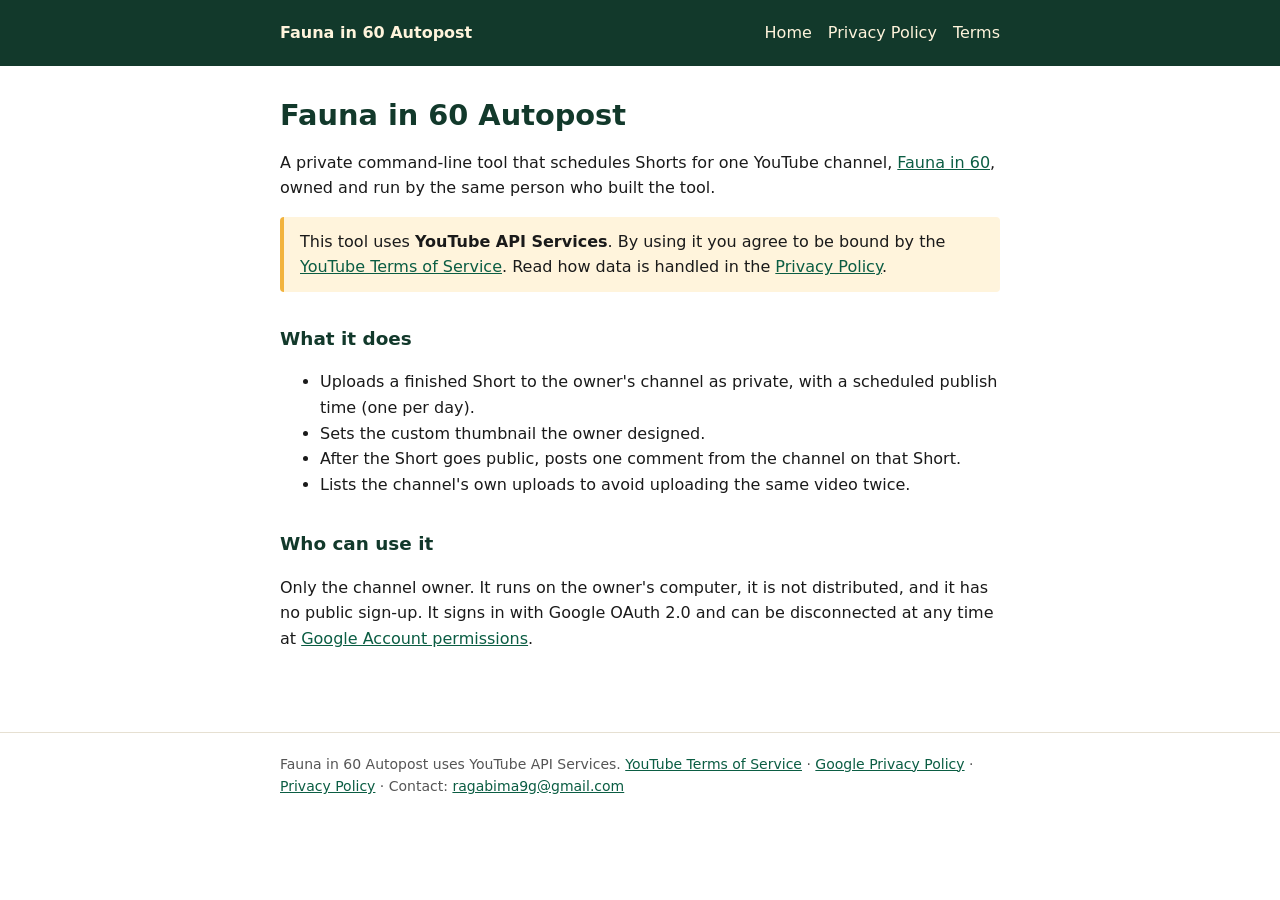
<file: index.html>
<!doctype html>
<html lang="en">
<head>
<meta charset="utf-8">
<meta name="viewport" content="width=device-width, initial-scale=1">
<title>Fauna in 60 Autopost</title>
<link rel="stylesheet" href="style.css">
</head>
<body>
<header><div class="wrap"><a href="./">Fauna in 60 Autopost</a><nav><a href="./">Home</a><a href="privacy.html">Privacy Policy</a><a href="terms.html">Terms</a></nav></div></header>
<main><div class="wrap">
<h1>Fauna in 60 Autopost</h1>
<p>A private command-line tool that schedules Shorts for one YouTube channel,
<a href="https://www.youtube.com/channel/UCVCgowD9F_qV2vbtXI6LJzA">Fauna in 60</a>,
owned and run by the same person who built the tool.</p>
<p class="note">This tool uses <strong>YouTube API Services</strong>. By using it you agree to be bound by the
<a href="https://www.youtube.com/t/terms">YouTube Terms of Service</a>. Read how data is handled in the
<a href="privacy.html">Privacy Policy</a>.</p>
<h2>What it does</h2>
<ul>
<li>Uploads a finished Short to the owner's channel as private, with a scheduled publish time (one per day).</li>
<li>Sets the custom thumbnail the owner designed.</li>
<li>After the Short goes public, posts one comment from the channel on that Short.</li>
<li>Lists the channel's own uploads to avoid uploading the same video twice.</li>
</ul>
<h2>Who can use it</h2>
<p>Only the channel owner. It runs on the owner's computer, it is not distributed, and it has no
public sign-up. It signs in with Google OAuth 2.0 and can be disconnected at any time at
<a href="https://myaccount.google.com/permissions">Google Account permissions</a>.</p>
</div></main>
<footer><div class="wrap">Fauna in 60 Autopost uses YouTube API Services. <a href="https://www.youtube.com/t/terms">YouTube Terms of Service</a> · <a href="https://policies.google.com/privacy">Google Privacy Policy</a> · <a href="privacy.html">Privacy Policy</a> · Contact: <a href="mailto:ragabima9g@gmail.com">ragabima9g@gmail.com</a></div></footer>
</body></html>
</file>
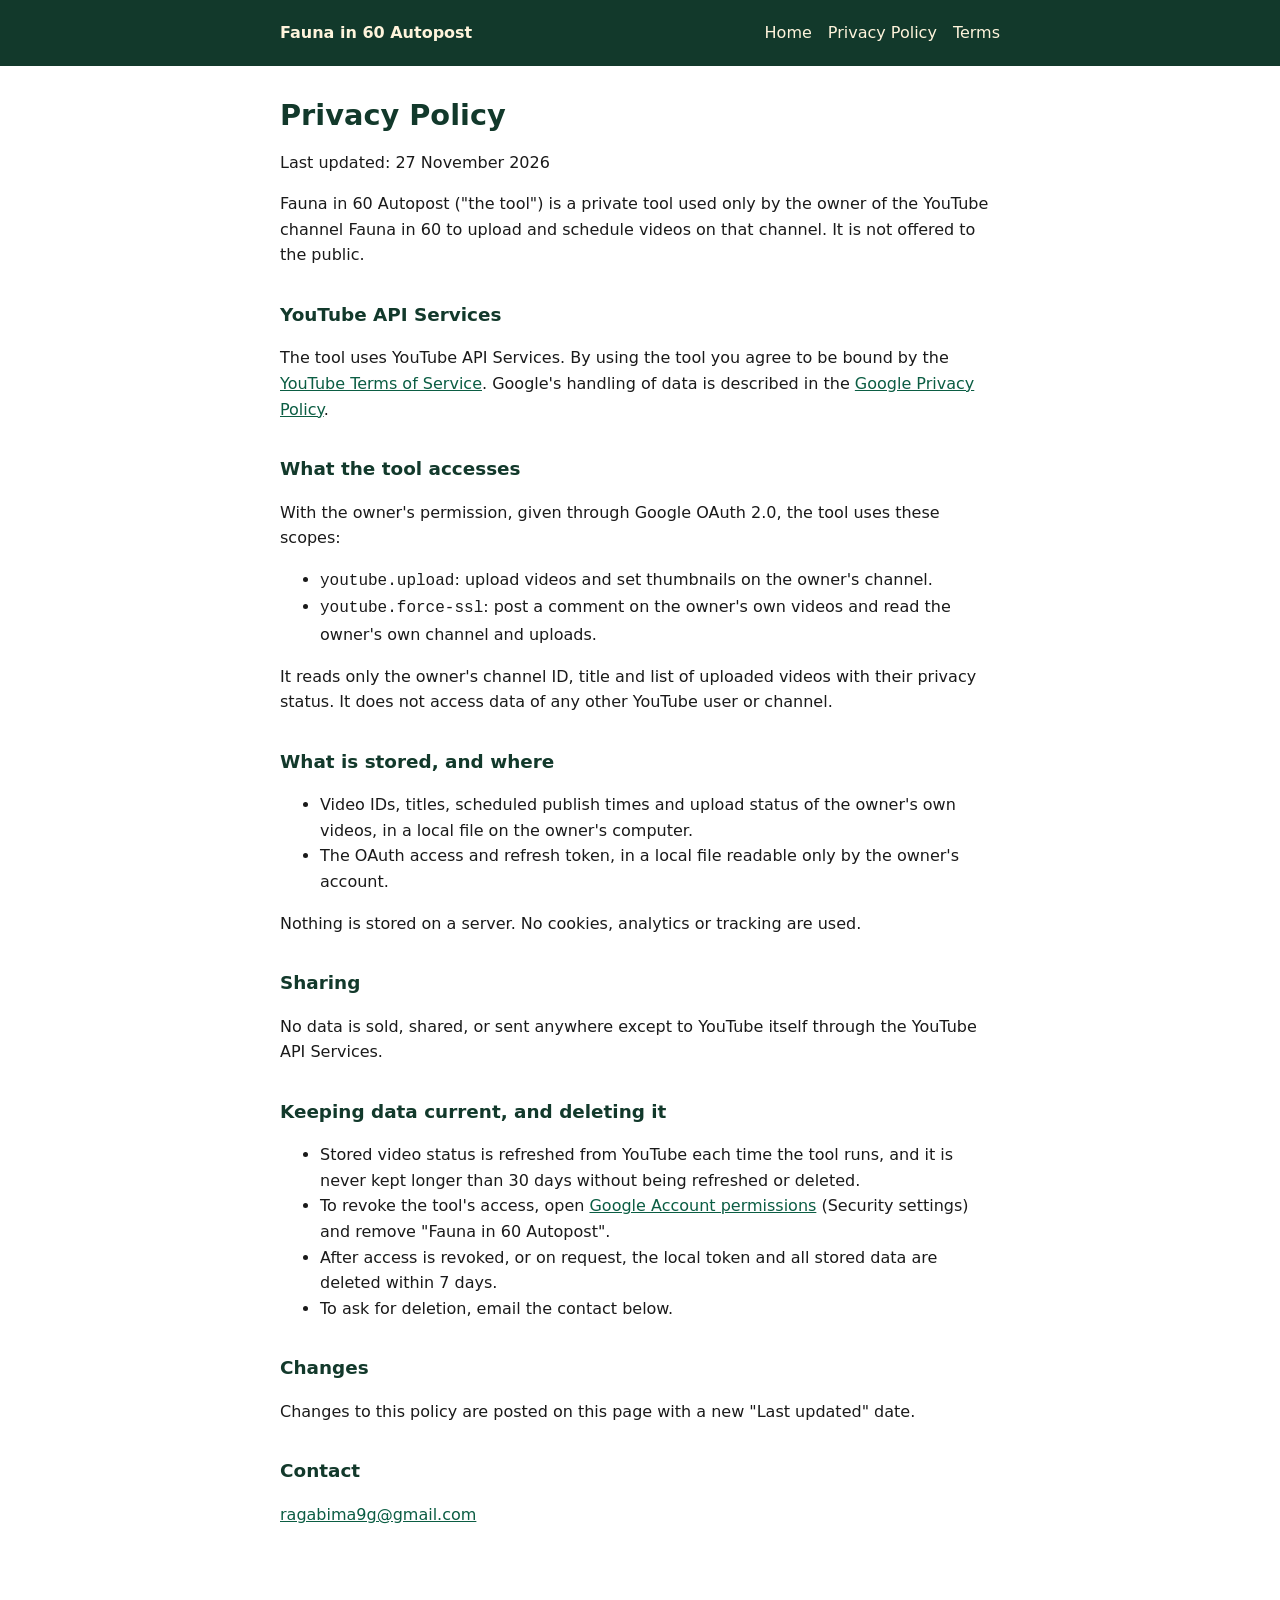
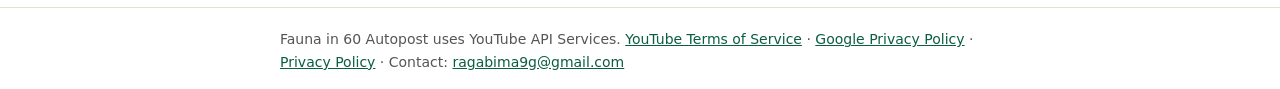
<file: privacy.html>
<!doctype html>
<html lang="en">
<head>
<meta charset="utf-8">
<meta name="viewport" content="width=device-width, initial-scale=1">
<title>Privacy Policy · Fauna in 60 Autopost</title>
<link rel="stylesheet" href="style.css">
</head>
<body>
<header><div class="wrap"><a href="./">Fauna in 60 Autopost</a><nav><a href="./">Home</a><a href="privacy.html">Privacy Policy</a><a href="terms.html">Terms</a></nav></div></header>
<main><div class="wrap">
<h1>Privacy Policy</h1>
<p>Last updated: 27 November 2026</p>
<p>Fauna in 60 Autopost ("the tool") is a private tool used only by the owner of the YouTube channel
Fauna in 60 to upload and schedule videos on that channel. It is not offered to the public.</p>

<h2>YouTube API Services</h2>
<p>The tool uses YouTube API Services. By using the tool you agree to be bound by the
<a href="https://www.youtube.com/t/terms">YouTube Terms of Service</a>.
Google's handling of data is described in the
<a href="https://policies.google.com/privacy">Google Privacy Policy</a>.</p>

<h2>What the tool accesses</h2>
<p>With the owner's permission, given through Google OAuth 2.0, the tool uses these scopes:</p>
<ul>
<li><code>youtube.upload</code>: upload videos and set thumbnails on the owner's channel.</li>
<li><code>youtube.force-ssl</code>: post a comment on the owner's own videos and read the owner's own channel and uploads.</li>
</ul>
<p>It reads only the owner's channel ID, title and list of uploaded videos with their privacy status.
It does not access data of any other YouTube user or channel.</p>

<h2>What is stored, and where</h2>
<ul>
<li>Video IDs, titles, scheduled publish times and upload status of the owner's own videos,
in a local file on the owner's computer.</li>
<li>The OAuth access and refresh token, in a local file readable only by the owner's account.</li>
</ul>
<p>Nothing is stored on a server. No cookies, analytics or tracking are used.</p>

<h2>Sharing</h2>
<p>No data is sold, shared, or sent anywhere except to YouTube itself through the YouTube API Services.</p>

<h2>Keeping data current, and deleting it</h2>
<ul>
<li>Stored video status is refreshed from YouTube each time the tool runs, and it is never kept longer
than 30 days without being refreshed or deleted.</li>
<li>To revoke the tool's access, open <a href="https://myaccount.google.com/permissions">Google Account
permissions</a> (Security settings) and remove "Fauna in 60 Autopost".</li>
<li>After access is revoked, or on request, the local token and all stored data are deleted within 7 days.</li>
<li>To ask for deletion, email the contact below.</li>
</ul>

<h2>Changes</h2>
<p>Changes to this policy are posted on this page with a new "Last updated" date.</p>

<h2>Contact</h2>
<p><a href="mailto:ragabima9g@gmail.com">ragabima9g@gmail.com</a></p>
</div></main>
<footer><div class="wrap">Fauna in 60 Autopost uses YouTube API Services. <a href="https://www.youtube.com/t/terms">YouTube Terms of Service</a> · <a href="https://policies.google.com/privacy">Google Privacy Policy</a> · <a href="privacy.html">Privacy Policy</a> · Contact: <a href="mailto:ragabima9g@gmail.com">ragabima9g@gmail.com</a></div></footer>
</body></html>
</file>
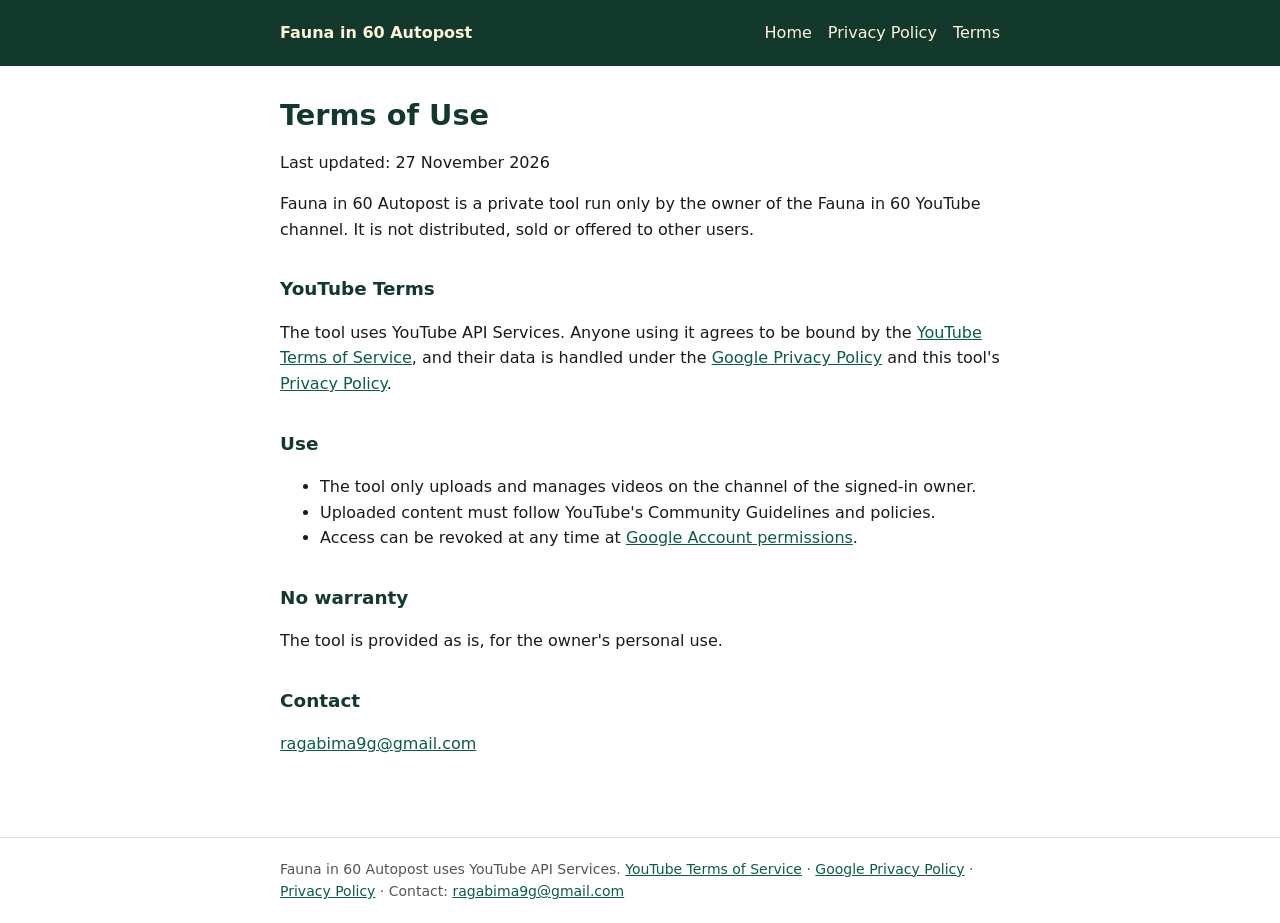
<file: terms.html>
<!doctype html>
<html lang="en">
<head>
<meta charset="utf-8">
<meta name="viewport" content="width=device-width, initial-scale=1">
<title>Terms of Use · Fauna in 60 Autopost</title>
<link rel="stylesheet" href="style.css">
</head>
<body>
<header><div class="wrap"><a href="./">Fauna in 60 Autopost</a><nav><a href="./">Home</a><a href="privacy.html">Privacy Policy</a><a href="terms.html">Terms</a></nav></div></header>
<main><div class="wrap">
<h1>Terms of Use</h1>
<p>Last updated: 27 November 2026</p>
<p>Fauna in 60 Autopost is a private tool run only by the owner of the Fauna in 60 YouTube channel.
It is not distributed, sold or offered to other users.</p>
<h2>YouTube Terms</h2>
<p>The tool uses YouTube API Services. Anyone using it agrees to be bound by the
<a href="https://www.youtube.com/t/terms">YouTube Terms of Service</a>, and their data is handled under the
<a href="https://policies.google.com/privacy">Google Privacy Policy</a> and this tool's
<a href="privacy.html">Privacy Policy</a>.</p>
<h2>Use</h2>
<ul>
<li>The tool only uploads and manages videos on the channel of the signed-in owner.</li>
<li>Uploaded content must follow YouTube's Community Guidelines and policies.</li>
<li>Access can be revoked at any time at <a href="https://myaccount.google.com/permissions">Google Account permissions</a>.</li>
</ul>
<h2>No warranty</h2>
<p>The tool is provided as is, for the owner's personal use.</p>
<h2>Contact</h2>
<p><a href="mailto:ragabima9g@gmail.com">ragabima9g@gmail.com</a></p>
</div></main>
<footer><div class="wrap">Fauna in 60 Autopost uses YouTube API Services. <a href="https://www.youtube.com/t/terms">YouTube Terms of Service</a> · <a href="https://policies.google.com/privacy">Google Privacy Policy</a> · <a href="privacy.html">Privacy Policy</a> · Contact: <a href="mailto:ragabima9g@gmail.com">ragabima9g@gmail.com</a></div></footer>
</body></html>
</file>
<file: style.css>
:root { --ink:#12392B; --amber:#F2B33D; --cream:#FFF4DC; --text:#1a1a1a; --muted:#555; --bg:#fff; --line:#e6e0d2; }
* { box-sizing: border-box; }
body { font: 16px/1.6 system-ui, -apple-system, "Segoe UI", sans-serif; color: var(--text); background: var(--bg); margin: 0; }
header { background: var(--ink); color: var(--cream); padding: 20px 16px; }
header .wrap { display: flex; flex-wrap: wrap; gap: 8px 24px; align-items: center; justify-content: space-between; }
header a { color: var(--cream); text-decoration: none; font-weight: 600; }
header nav a { margin-left: 16px; font-weight: 500; }
header nav a:first-child { margin-left: 0; }
.wrap { max-width: 720px; margin: 0 auto; }
main { padding: 32px 16px 64px; }
h1 { font-size: 1.8rem; line-height: 1.25; margin: 0 0 8px; color: var(--ink); }
h2 { font-size: 1.15rem; margin-top: 2rem; color: var(--ink); }
.note { background: var(--cream); border-left: 4px solid var(--amber); padding: 12px 16px; border-radius: 4px; }
footer { border-top: 1px solid var(--line); padding: 20px 16px; color: var(--muted); font-size: 14px; }
a { color: #0b5d43; }
</file>
